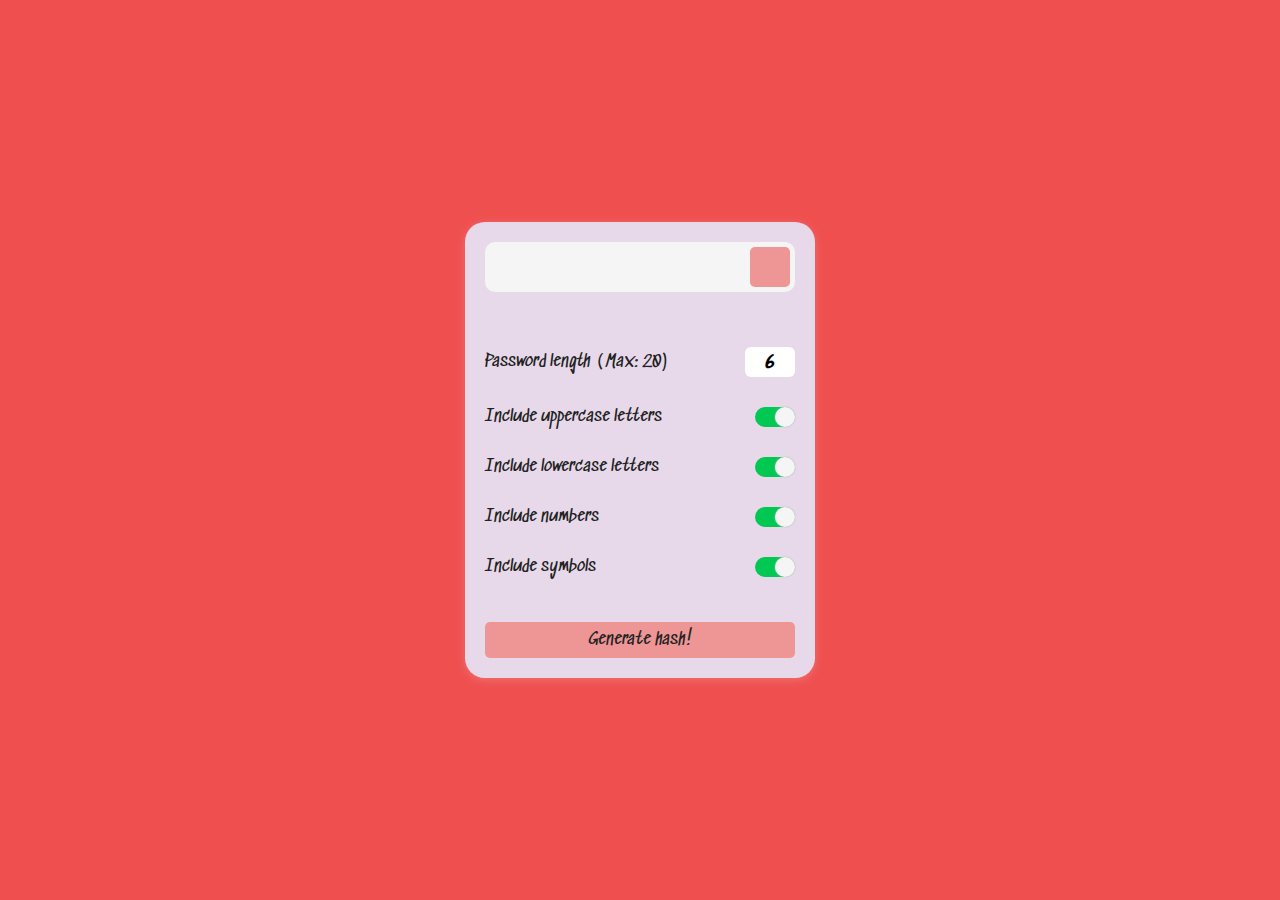
<file: Random Password Generator Web App/index.html>
<!DOCTYPE html>
<html lang = "en">
<head>
    <meta charset = "UTF-8">
    <meta http-equiv = "X-UA-Compatible" content = "IE=edge">
    <meta name = "viewport" content = "width = device-width, initial-scale = 1.0">
    <title>Hash Generator</title>
    <link rel = "stylesheet" href = "style.css">
    <link rel = "stylesheet" 
          href = "https://cdnjs.cloudflare.com/ajax/libs/font-awesome/6.0.0-beta3/css/all.min.css" 
          integrity = "sha512-Fo3rlrZj/k7ujTnHg4CGR2D7kSs0v4LLanw2qksYuRlEzO+tcaEPQogQ0KaoGN26/zrn20ImR1DfuLWnOo7aBA==" 
          crossorigin = "anonymous" 
          referrerpolic y ="no-referrer">
</head>
<body>
    <div class = "container">
        <div class = "output">
            <span id = "result"></span>
            <button class = "btn" id = "copy">
                <i class = "far fa-clipboard"></i>
            </button>
        </div>
        <div class = "settings">
            <div class = "input">
                <label>Password length (Max: 20)</label>
                <input type = "number" id = "length" min = "4" max = "20" value = "6">
            </div>
            <div class = "input">
                <label>Include uppercase letters</label>
                <input type = "checkbox" id = "uppercase" checked>
            </div>
            <div class = "input">
                <label>Include lowercase letters</label>
                <input type = "checkbox" id = "lowercase" checked>
            </div>
            <div class = "input">
                <label>Include numbers</label>
                <input type = "checkbox" id = "number" checked>
            </div>
            <div class = "input">
                <label>Include symbols</label>
                <input type = "checkbox" id = "symbol" checked>
            </div>
        </div>
        <button class = "btn btn-large" id = "create">Generate hash!</button>
    </div>

    <script type = "text/javascript" src = "hash.js"></script>
</body>
</html>
</file>
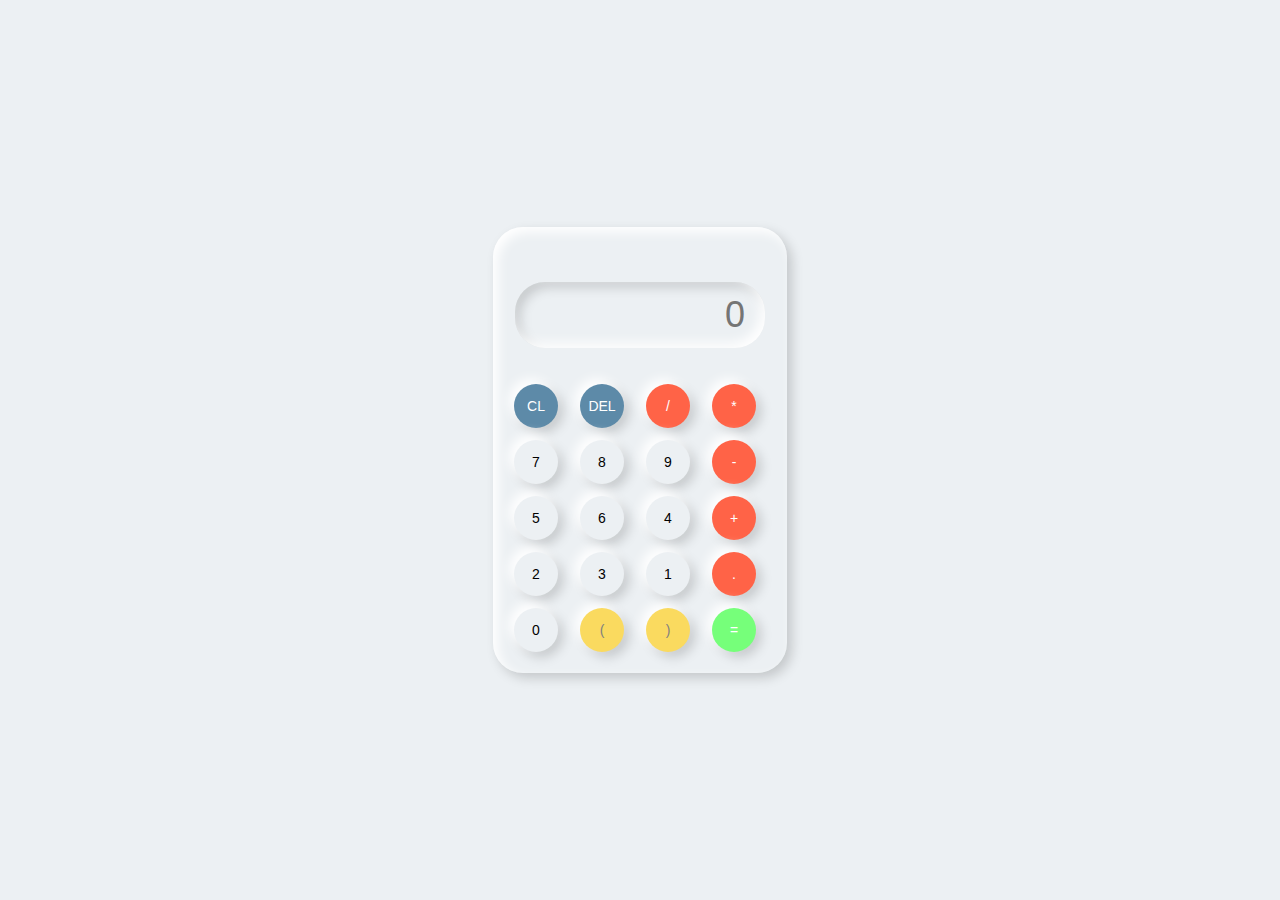
<file: Simple Calulator Web App/index.html>
<!DOCTYPE html>
<html lang = "en">
<head>
    <meta charset = "UTF-8">
    <meta http-equiv = "X-UA-Compatible" content = "IE=edge">
    <meta name = "viewport" content = "width = device-width, initial-scale = 1.0">
    <title>NeuCalc</title>
    <link rel = "stylesheet" href = "styles.css">
</head>
<body>
    <div class = "container">
        <div class = "calculator">
            <input type = "text" placeholder = "0">
            <button onclick = "erase()" style = "background-color: #5D8AA8; color: white;">CL</button>
            <button onclick = "remove()" style = "background-color: #5D8AA8; color: white;">DEL</button>
            <button onclick = "display('/')" style = "background-color: #ff6347; color: white;">/</button>
            <button onclick = "display('*')" style = "background-color: #ff6347; color: white;">*</button>
            <button onclick = "display('7')">7</button>
            <button onclick = "display('8')">8</button>
            <button onclick = "display('9')">9</button>
            <button onclick = "display('-')" style = "background-color: #ff6347; color: white;">-</button>
            <button onclick = "display('5')">5</button>
            <button onclick = "display('6')">6</button>
            <button onclick = "display('4')">4</button>
            <button onclick = "display('+')" style = "background-color: #ff6347; color: white;">+</button>
            <button onclick = "display('2')">2</button>
            <button onclick = "display('3')">3</button>
            <button onclick = "display('1')">1</button>
            <button onclick = "display('.')" style = "background-color: #ff6347; color: white;">.</button>
            <button onclick = "display('0')">0</button>
            <button onclick = "display('(')" style = "background: #fada5f; color: gray;">(</button>
            <button onclick = "display(')')" style = "background: #fada5f; color: gray;">)</button>
            <button onclick = "calculate()" style = "background-color: #76ff7a; color: white;">=</button>
        </div>
    </div>

    <script src = "core.js"></script>
    <script src = "logic.js"></script>
</body>
</html>
</file>
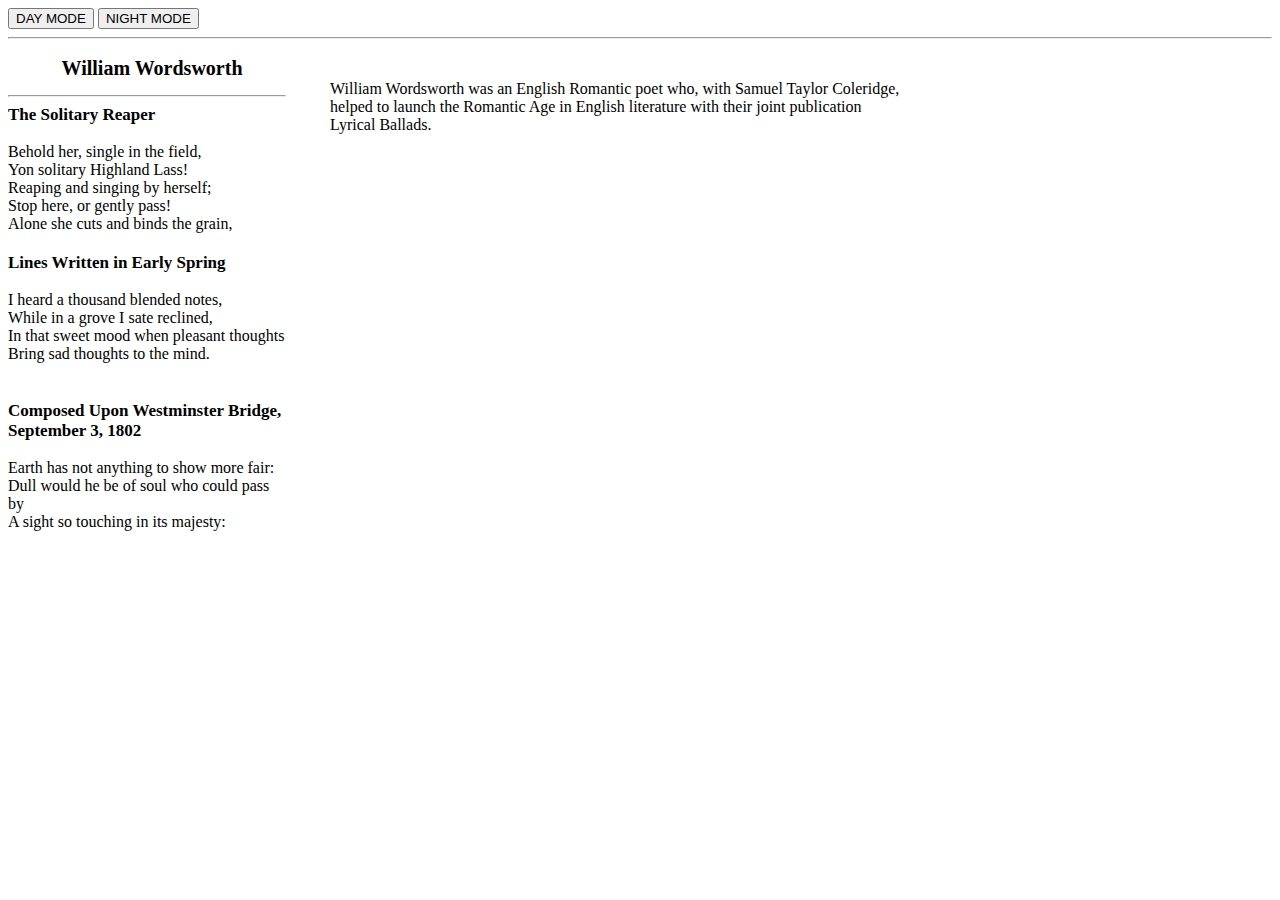
<file: eReader/eReader.html>
<html>
<head>
<link rel="stylesheet" type="text/css" href="dyca.css"></link>
<script src="https://code.jquery.com/jquery-3.5.1.js"
        integrity="sha256-QWo7LDvxbWT2tbbQ97B53yJnYU3WhH/C8ycbRAkjPDc="
        crossorigin="anonymous"></script>
</head>
<body>
<button class="js-go-day">DAY MODE</button>
<button class="js-go-night">NIGHT MODE</button>
<br>
<hr>
<div class="columns_left">
<div class="nama">William Wordsworth</div>
<hr>
<div id="chapter0" class="chapter-thumbnail"><div class="pod">The Solitary Reaper</div>
<br>
Behold her, single in the field,<br>
Yon solitary Highland Lass!<br>
Reaping and singing by herself;<br>
Stop here, or gently pass!<br>
Alone she cuts and binds the grain,<br>
And sings a melancholy strain;<br>
O listen! for the Vale profound<br>
Is overflowing with the sound.<br>
<br>
No Nightingale did ever chaunt<br>
More welcome notes to weary bands<br>
Of travellers in some shady haunt,<br>
Among Arabian sands:<br>
A voice so thrilling ne'er was heard<br>
In spring-time from the Cuckoo-bird,<br>
Breaking the silence of the seas<br>
Among the farthest Hebrides.<br>
<br>
Will no one tell me what she sings?—<br>
Perhaps the plaintive numbers flow<br>
For old, unhappy, far-off things,<br>
And battles long ago:<br>
Or is it some more humble lay,<br>
Familiar matter of to-day?<br>
Some natural sorrow, loss, or pain,<br>
That has been, and may be again?<br>
<br>
Whate'er the theme, the Maiden sang<br>
As if her song could have no ending;<br>
I saw her singing at her work,<br>
And o'er the sickle bending;—<br>
I listen'd, motionless and still;<br>
And, as I mounted up the hill,<br>
The music in my heart I bore,<br>
Long after it was heard no more.<br>
</div>
<br>
<div id="chapter1" class="chapter-thumbnail"><div class="pod">Lines Written in Early Spring</div>
<br>
I heard a thousand blended notes,<br>
While in a grove I sate reclined,<br>
In that sweet mood when pleasant thoughts<br>
Bring sad thoughts to the mind.<br>
<br>
To her fair works did nature link<br>
The human soul that through me ran;<br>
And much it grieved my heart to think<br>
What man has made of man.<br>
<br>
Through primrose tufts, in that sweet bower,<br>
The periwinkle trailed its wreaths;<br>
And 'tis my faith that every flower<br>
Enjoys the air it breathes.<br>
<br>
The birds around me hopped and played:<br>
Their thoughts I cannot measure,<br>
But the least motion which they made,<br>
It seemed a thrill of pleasure.<br>
<br>
The budding twigs spread out their fan,<br>
To catch the breezy air;<br>
And I must think, do all I can,<br>
That there was pleasure there.<br>
<br>
If this belief from heaven be sent,<br>
If such be Nature's holy plan,<br>
Have I not reason to lament<br>
What man has made of man?<br>
</div>
<br>
<div id="chapter2" class="chapter-thumbnail"><div class="pod">Composed Upon Westminster Bridge, September 3, 1802</div>
<br>
Earth has not anything to show more fair:<br>
Dull would he be of soul who could pass by<br>
A sight so touching in its majesty:<br>
This City now doth, like a garment, wear<br>
The beauty of the morning; silent, bare,<br>
Ships, towers, domes, theatres, and temples lie<br>
Open unto the fields, and to the sky;<br>
All bright and glittering in the smokeless air.<br>
Never did sun more beautifully steep<br>
In his first splendour, valley, rock, or hill;<br>
Ne'er saw I, never felt, a calm so deep!<br>
The river glideth at his own sweet will:<br>
Dear God! the very houses seem asleep;<br>
And all that mighty heart is lying still!<br>
</div>
</div>
<div class="columns_right">
<div id="mainViewer">
William Wordsworth was an English Romantic poet who, with Samuel Taylor Coleridge,<br>
helped to launch the Romantic Age in English literature with their joint publication<br>
Lyrical Ballads.
</div>
</div>
<script>
  $('.js-go-night').click(function(){
          $("body").css("background-color","black");
          $("body").css("color","white");
		});
  $('.js-go-day').click(function(){
          $("body").css("background-color","white");
          $("body").css("color","black");
		});
  var counter = 0;
  $(".chapter-thumbnail").click(function(){
  				$("#mainViewer").html(
  				$(this).html());
          var id = $(this).attr("id");
          counter = parseInt(id.slice(-1));
  		});
   $("#chapter"+counter).click();
   $("#mainViewer").click(function (event){
          if(event.offsetX < $(this).width()*0.5){
  							counter = counter - 1;
  			} else {
  							counter = counter + 1;
  			}
          if(counter < 0){
  				      counter =  $(".chapter-thumbnail").length-1;
  			}
          if(counter >= $(".chapter-thumbnail").length){
  				      counter = 0;
  			}
          $("#chapter"+counter).click();
  		});
</script>
</body>
</html>
</file>
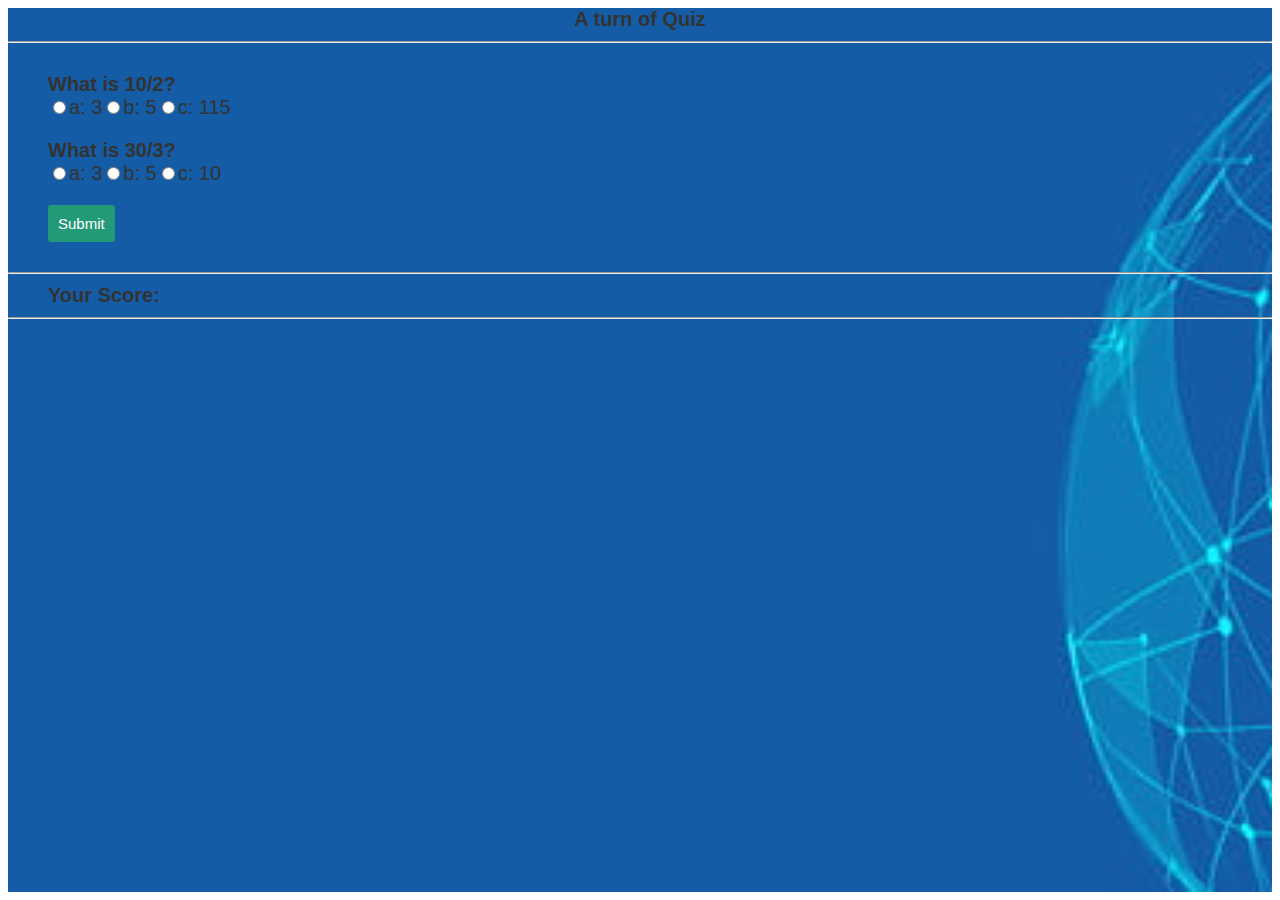
<file: JavaScript Quiz/JavaScript Quiz.html>
<html>
<head>
<title>JavaScript Quiz</title>
<style type="text/css">
body{
    font-size: 20px;
    font-family: sans-serif;
    color: #333;
}
.question{
    font-weight: 600;
}
.answers {
    margin-bottom: 20px;
}
.page{
    padding-top: 20px;
    padding-left: 40px;
}
.pa{
    padding-left: 40px;
}
.img{
    background-image: url('bg.jpg');
    height: 100%;
    background-repeat: no-repeat;
    background-position: center;
    background-size: cover;
}
.b{
    padding-top: 5px;
    font-size: 14px;
}
#submit{
    font-family: sans-serif;
    font-size: 15px;
    background-color: #297;
    color: #fff;
    border: 0px;
    border-radius: 3px;
    padding: 10px;
    cursor: pointer;
    margin-bottom: 20px;
}
#submit:hover{
    background-color: #3a8;
}
</style>
</head>
<body>
<div class="img">
<b><center>A turn of Quiz</center></b>
<hr>
<div class="page">
<div id="quiz"></div>
<button id="submit">Submit</button>
</div>
<hr>
<div class="pa">
<b>Your Score:</b>
<div id="results"></div>
</div>
<hr>
</div>
<script>
var myQuestions = [
    {
        question: "What is 10/2?",
        answers: {
            a: '3',
            b: '5',
            c: '115'
        },
        correctAnswer: 'b'
    },
    {
        question: "What is 30/3?",
        answers: {
            a: '3',
            b: '5',
            c: '10'
        },
        correctAnswer: 'c'
    }
];

var quizContainer = document.getElementById('quiz');
var resultsContainer = document.getElementById('results');
var submitButton = document.getElementById('submit');

generateQuiz(myQuestions, quizContainer, resultsContainer, submitButton);

function generateQuiz(questions, quizContainer, resultsContainer, submitButton){

    function showQuestions(questions, quizContainer){
        var output = [];
        var answers;

        for(var i=0; i<questions.length; i++){

            answers = [];

            for(letter in questions[i].answers){

                answers.push(
                    '<label>'
                        + '<input type="radio" name="question'+i+'" value="'+letter+'">'
                        + letter + ': '
                        + questions[i].answers[letter]
                    + '</label>'
                );
            }

            output.push(
                '<div class="question">' + questions[i].question + '</div>'
                + '<div class="answers">' + answers.join('') + '</div>'
            );
        }

        quizContainer.innerHTML = output.join('');
    }


    function showResults(questions, quizContainer, resultsContainer){

        var answerContainers = quizContainer.querySelectorAll('.answers');

        var userAnswer = '';
        var numCorrect = 0;

        for(var i=0; i<questions.length; i++){

            userAnswer = (answerContainers[i].querySelector('input[name=question'+i+']:checked')||{}).value;

            if(userAnswer===questions[i].correctAnswer){

                numCorrect++;
                answerContainers[i].style.color = 'lightgreen';
            }

            else{

                answerContainers[i].style.color = 'red';
            }
        }

        resultsContainer.innerHTML = numCorrect + ' out of ' + questions.length;
    }

    showQuestions(questions, quizContainer);

    submitButton.onclick = function(){
        showResults(questions, quizContainer, resultsContainer);
    }

}
</script>
</body>
</html>
</file>
<file: Random Password Generator Web App/style.css>
@import url('https://fonts.googleapis.com/css2?family=Sedgwick+Ave&display=swap');

* {
    margin: 0;
    padding: 0;
    box-sizing: border-box;
    font-family: 'Sedgwick Ave', cursive;
}

body {
    background: #ef4f4f;
    color: #222;
    display: flex;
    flex-direction: column;
    align-items: center;
    justify-content: center;
    padding: 10px;
    min-height: 100vh;    
}

.container {
    background-color: #e7d9ea;
    box-shadow: 0px 2px 10px rgba(255, 255, 255, 0.2);
    padding: 20px;
    width: 350px;
    max-width: 100%;
    border-radius: 20px;
}

.output {
    background-color: whitesmoke;
    display: flex;
    justify-content: flex-start;
    align-items: center;
    position: relative;
    font-size: 15px;
    letter-spacing: 1px;
    padding: 12px 10px;
    height: 50px;
    width: 100%;
    border-radius: 10px;
}

.output #result {
    word-wrap: break-word;
    max-width: calc(100% - 40px);
    color: #333;
}

.output .btn {
    font-size: 20px;
    position: absolute;
    top: 5px;
    right: 5px;
    height: 40px;
    width: 40px;
}

.settings {
    display: flex;
    flex-direction: column;
    margin-top: 40px;
    margin-bottom: 30px;
}

.input {
    display: flex;
    align-items: center;
    justify-content: space-between;   
    margin: 15px 0px; 
}

input[type = "number"] {
    border: none;
    padding: 15px;
    width: 50px;
    height: 20px;
    text-align: center;
    font-size: 18px;
    font-weight: bolder;
    border-radius: 6px;
}

input[type = "number"]::-webkit-inner-spin-button, ::-webkit-outer-spin-button {
    -webkit-appearance: none;
    margin: 0;
}

input[type = "number"]:focus {
    outline: none;
}

input[type = "checkbox"] {
    margin-right: 0;
    width: 40px;
    height: 20px;
    -webkit-appearance: none;
    background-color: crimson;
    outline: none;
    border-radius: 20px;
    box-shadow: inset 0 0 3.5 #bebcbe;
    transform: 0.3s;
}

input[type = "checkbox"]::before {
    content: "";
    position: absolute;
    width: 20px;
    height: 20px;
    background-color: whitesmoke;
    border-radius: 20px;
    box-shadow: 0 0 2px #bebcbe;
    transition: 0.3s;
}

input[type = "checkbox"]:checked::before {
    margin-left: 20px;
}

input[type = "checkbox"]:checked {
    background-color: #00c853;
}

.btn {
    border: none;
    cursor: pointer;
    color: #222;
    font-size: 16px;
    padding: 8px 12px;
    background-color: #ee9595;
    border-radius: 5px;
}

.btn-large {
    display: block;
    width: 100%;
}
</file>
<file: Simple Calulator Web App/styles.css>
* {
    margin: 0;
    padding: 0;
    box-sizing: border-box;
    background-color: #ecf0f3;
    font-family: sans-serif;
    outline: none;
}

.container {
    height: 100vh;
    display: flex;
    justify-content: center;
    align-items: center;
}

.calculator {
    background-color: #ecf0f3;
    padding: 15px;
    border-radius: 30px;
    box-shadow: inset 5px 5px 12px #ffffff, 5px 5px 12px rgba(0, 0, 0, 0.17);
    display: grid;
    grid-template-columns: repeat(4, 66px);
}

input {
    grid-column: span 4;
    height: 66px;
    width: 250px;
    background-color: #ecf0f3;
    box-shadow: inset -5px -5px 12px #ffffff, inset 5px 5px 12px rgba(0, 0, 0, 0.17);
    border: none;
    border-radius: 30px;
    color: rgb(68, 68, 68);
    font-size: 36px;
    text-align: end;
    margin: auto;
    margin-top: 40px;
    margin-bottom: 30px;
    padding: 20px;
}

button {
    height: 44px;
    width: 44px;
    background-color: #ecf0f3;
    box-shadow: -5px -5px 12px #ffffff, 5px 5px 12px rgba(0, 0, 0, 0.17);
    border: none;
    border-radius: 50%;
    margin: 6px;
    font-size: 14px;
}
</file>
<file: eReader/dyca.css>
.columns_left{
    float: left;
    width: 22%;
}
.columns_right{
    float: left;
    width: 60%;
}
.nama{
    font-size: 20px;
    font-weight: bold;
    padding-top: 10px;
    padding-left: 10px;
    text-align: center;
    height: 30px;
}
.button{
    display: inline-block;
    text-align: center;
    border-radius: 5px;
    padding: 10px;
    font-size: 12px;
}
.chapter-thumbnail{
    border: black;
    border-radius: 4px;
    overflow: auto;
    height: 130px;
}
.pod{
    font-weight: bold;
    font-size: 17px;
}
#mainViewer{
    padding-top: 33px;
    padding-left: 44px;
}
</file>
